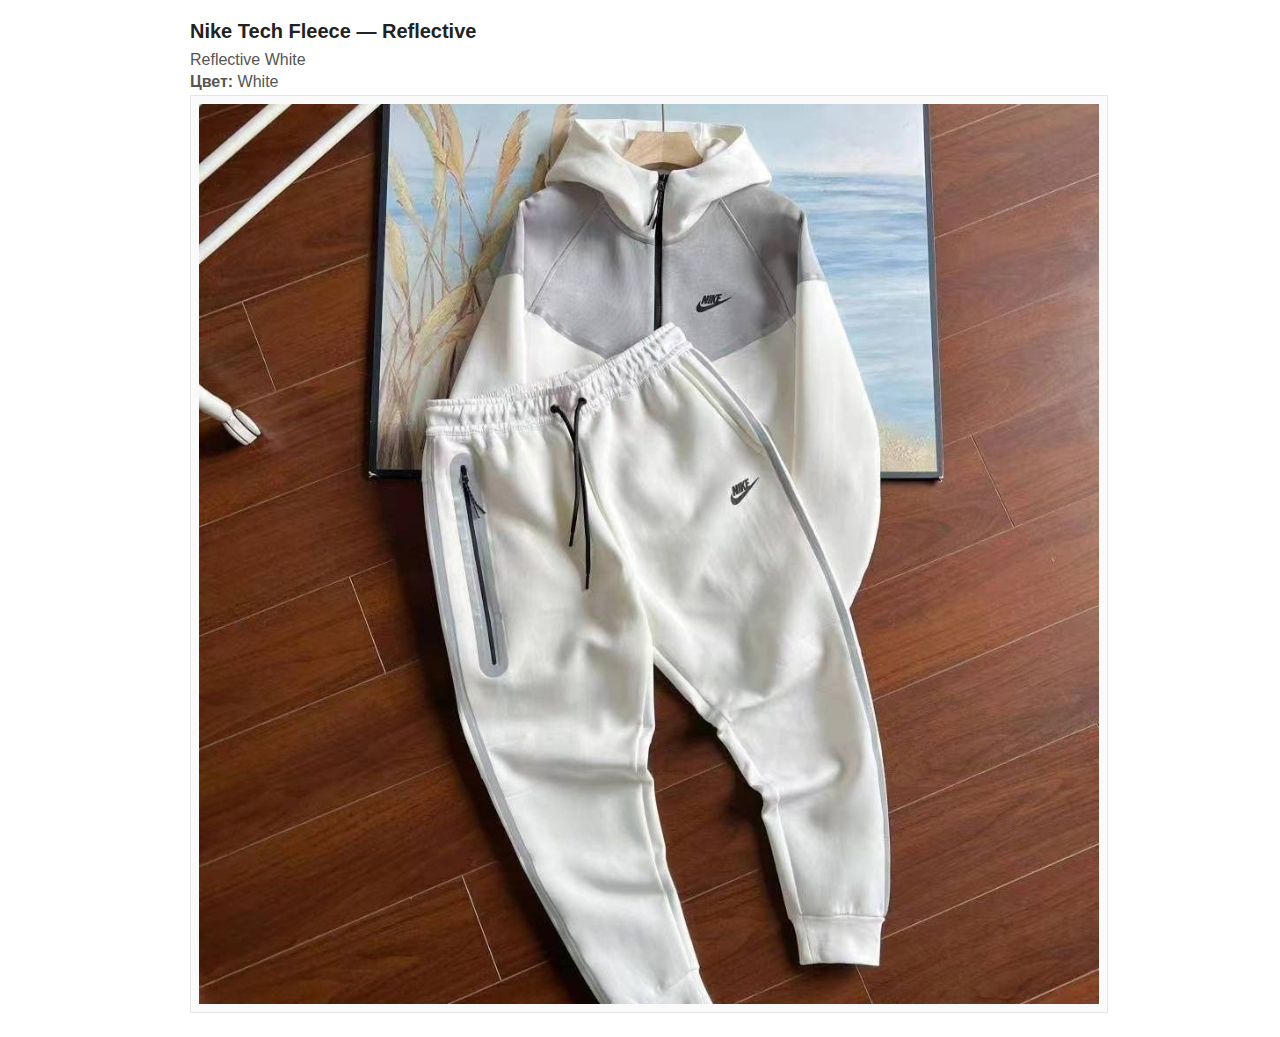
<file: share/product-1.html>
<!doctype html>
<html lang="ru">
<head>
  <meta charset="utf-8">
  <meta name="viewport" content="width=device-width,initial-scale=1">
  <title>Nike Tech Fleece — Reflective</title>

  <!-- Open Graph -->
  <meta property="og:type" content="product" />
  <meta property="og:title" content="Nike Tech Fleece — Reflective" />
  <meta property="og:description" content="Reflective White" />
  <meta property="og:image" content="../assets/Nike tech fleece  Reflective  White -белый  М, L, XL, 2XL.jpeg" />
  <meta property="og:url" content="./product-1.html" />

  <style>
    body{font-family:Arial,Helvetica,sans-serif;margin:20px;background:#fff;color:#222}
    .wrap{max-width:900px;margin:0 auto}
    img{max-width:100%;height:auto;border:1px solid #e5e5e5;padding:8px;background:#fafafa}
    .meta{margin-top:12px}
    .meta h1{font-size:20px;margin:0 0 8px}
    .meta p{margin:4px 0;color:#555}
  </style>
</head>
<body>
  <div class="wrap">
    <div class="meta">
      <h1>Nike Tech Fleece — Reflective</h1>
      <p>Reflective White</p>
      <p><strong>Цвет:</strong> White</p>
    </div>
    <img src="../assets/Nike tech fleece  Reflective  White -белый  М, L, XL, 2XL.jpeg" alt="Nike Tech Fleece — Reflective"/>
  </div>
</body>
</html>
</file>
